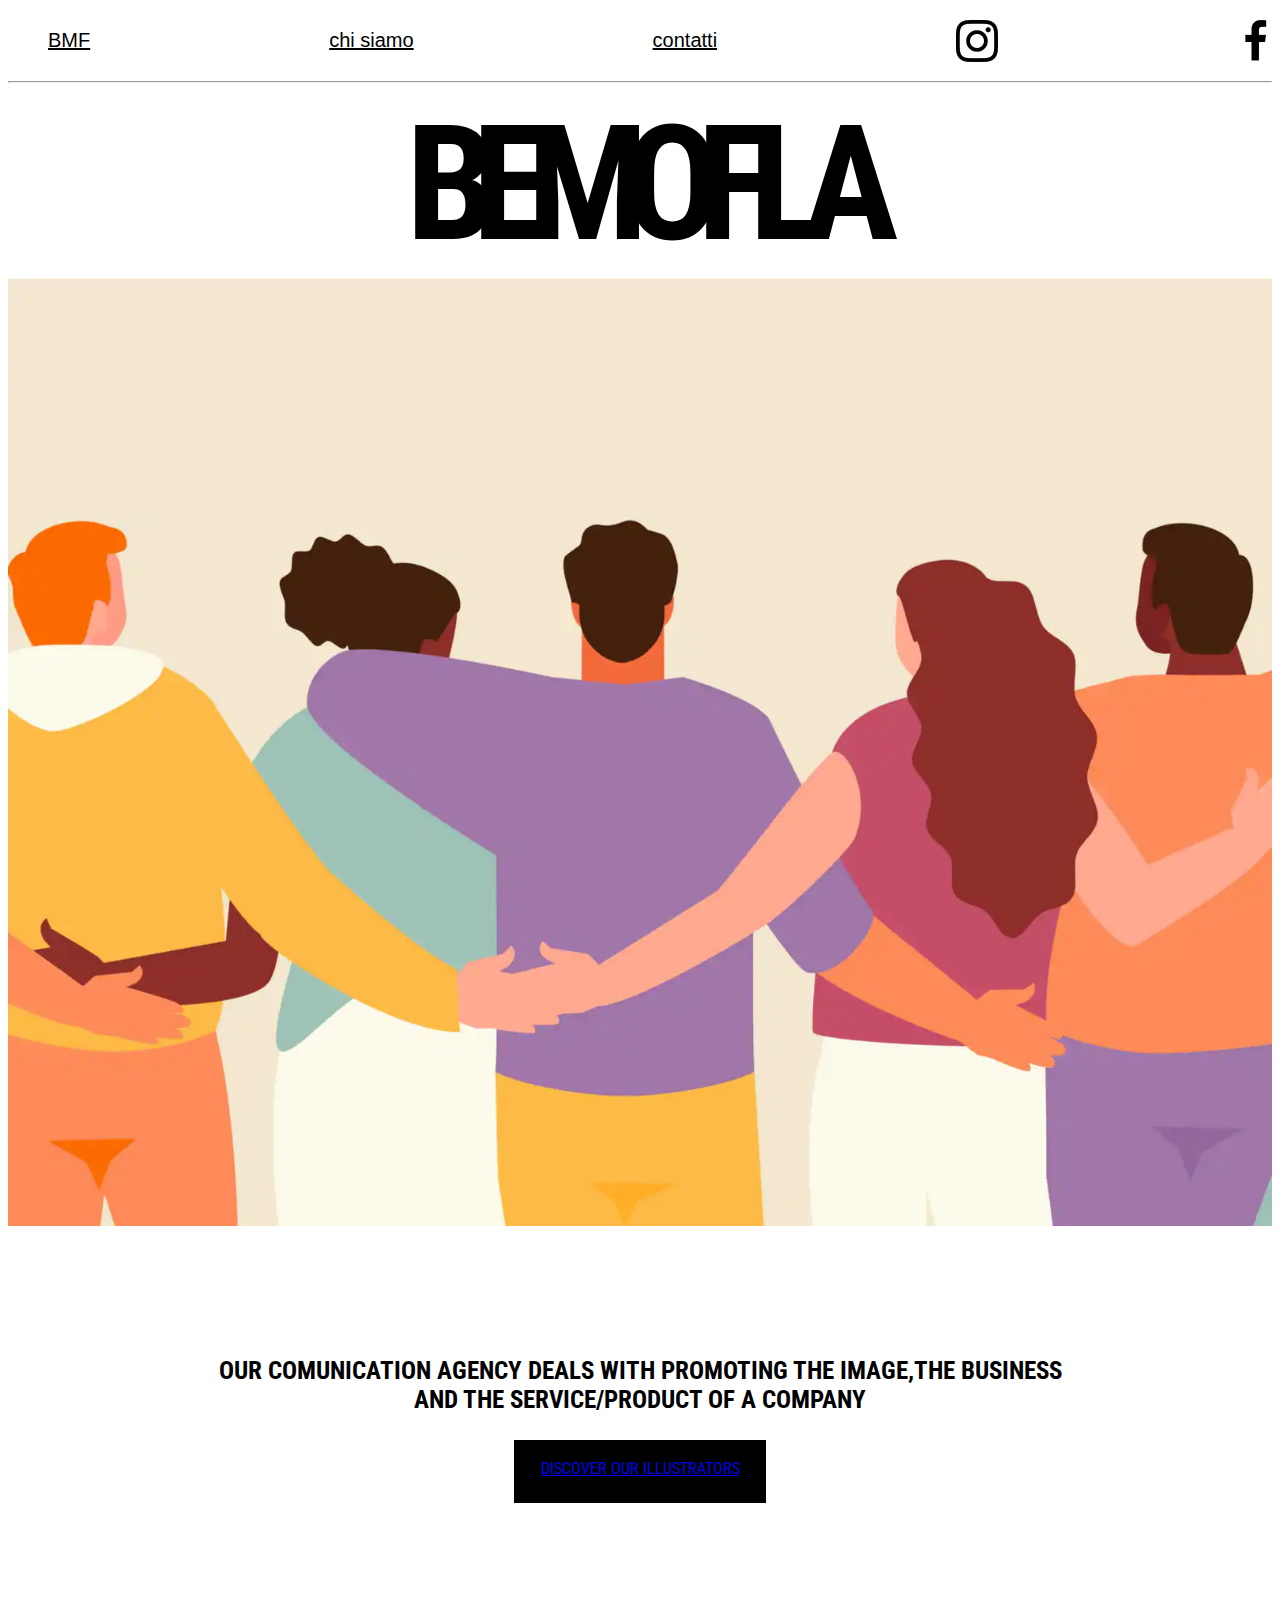
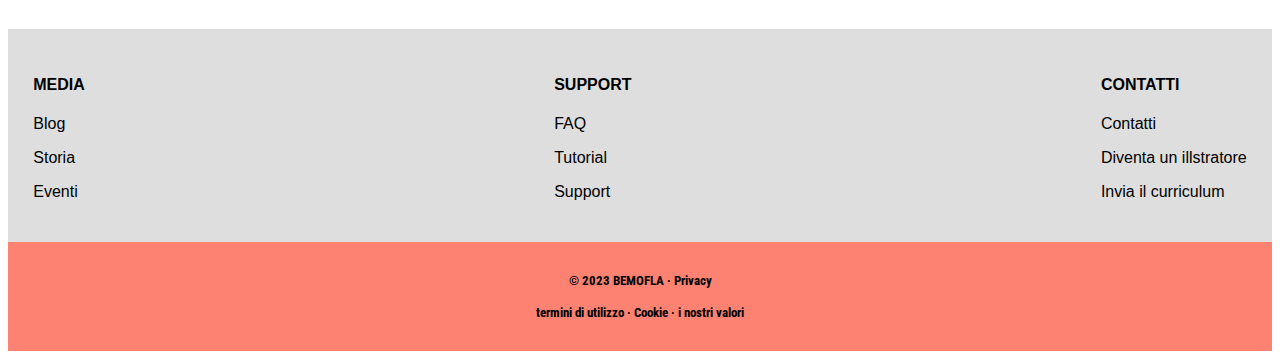
<file: index.html>
<!DOCTYPE html>
<html lang="it">
<head>
    <meta charset="UTF-8">
    <meta http-equiv="X-UA-Compatible" content="IE=edge">
    <meta name="viewport" content="width=device-width, initial-scale=1.0">
    <title>Document</title> 
    <link rel="stylesheet" href="style.css">

</head>
<body>
    <!--questa è la barra di navigazione-->
 <header> 
    <nav>
        <ul>
            <li><a href="index">BMF</a></li>
            <li><a href="aboutus">chi siamo</a></li>
            <li><a href="aboutus">contatti</a></li>
            <img src="immagini/image1.png" alt="" srcset="">
                    <img src="immagini/image2.png" alt="" srcset="">
            </ul>
    </nav>
    <hr>
 </header>
 
 <main>
 <section class="hero">
    <h1>BEMOFLA</h1>
    <link rel="preconnect" href="https://fonts.googleapis.com">
<link rel="preconnect" href="https://fonts.gstatic.com" crossorigin>
<link href="https://fonts.googleapis.com/css2?family=Roboto+Condensed:wght@700&display=swap" rel="stylesheet">
<img src="immagini/chisiamo.jpg" alt="" srcset="">
 </section>
 
 <section class="our">
    <h3>OUR COMUNICATION AGENCY DEALS WITH PROMOTING THE IMAGE,THE BUSINESS AND THE SERVICE/PRODUCT OF A COMPANY</h3>
 </section>
 
 <section class="br"> 
   <a href="camilohuinca"> 
    <br>DISCOVER OUR ILLUSTRATORS </br>
   </a></li>
    
   </section>

    <section class="info">
    
        <div>
            <h4>MEDIA</h4>
            <p> Blog </p>
            <p> Storia </p>
            <p> Eventi </p>
        </div>
        <div>
            <h4>SUPPORT</h4>
            <p> FAQ </p>
            <p> Tutorial </p>
            <p> Support </p>
        </div>    
        <div>
            <h4>CONTATTI</h4>
            <p> Contatti </p>
            <p> Diventa un illstratore </p>
            <p> Invia il curriculum </p>
        </div>
       
    </section>
</main>
 <footer>
    <h4>© 2023 BEMOFLA · Privacy</h4>
    <h4> termini di utilizzo · Cookie · i nostri valori </h4>
</footer>
    
</body>
</html>
</file>
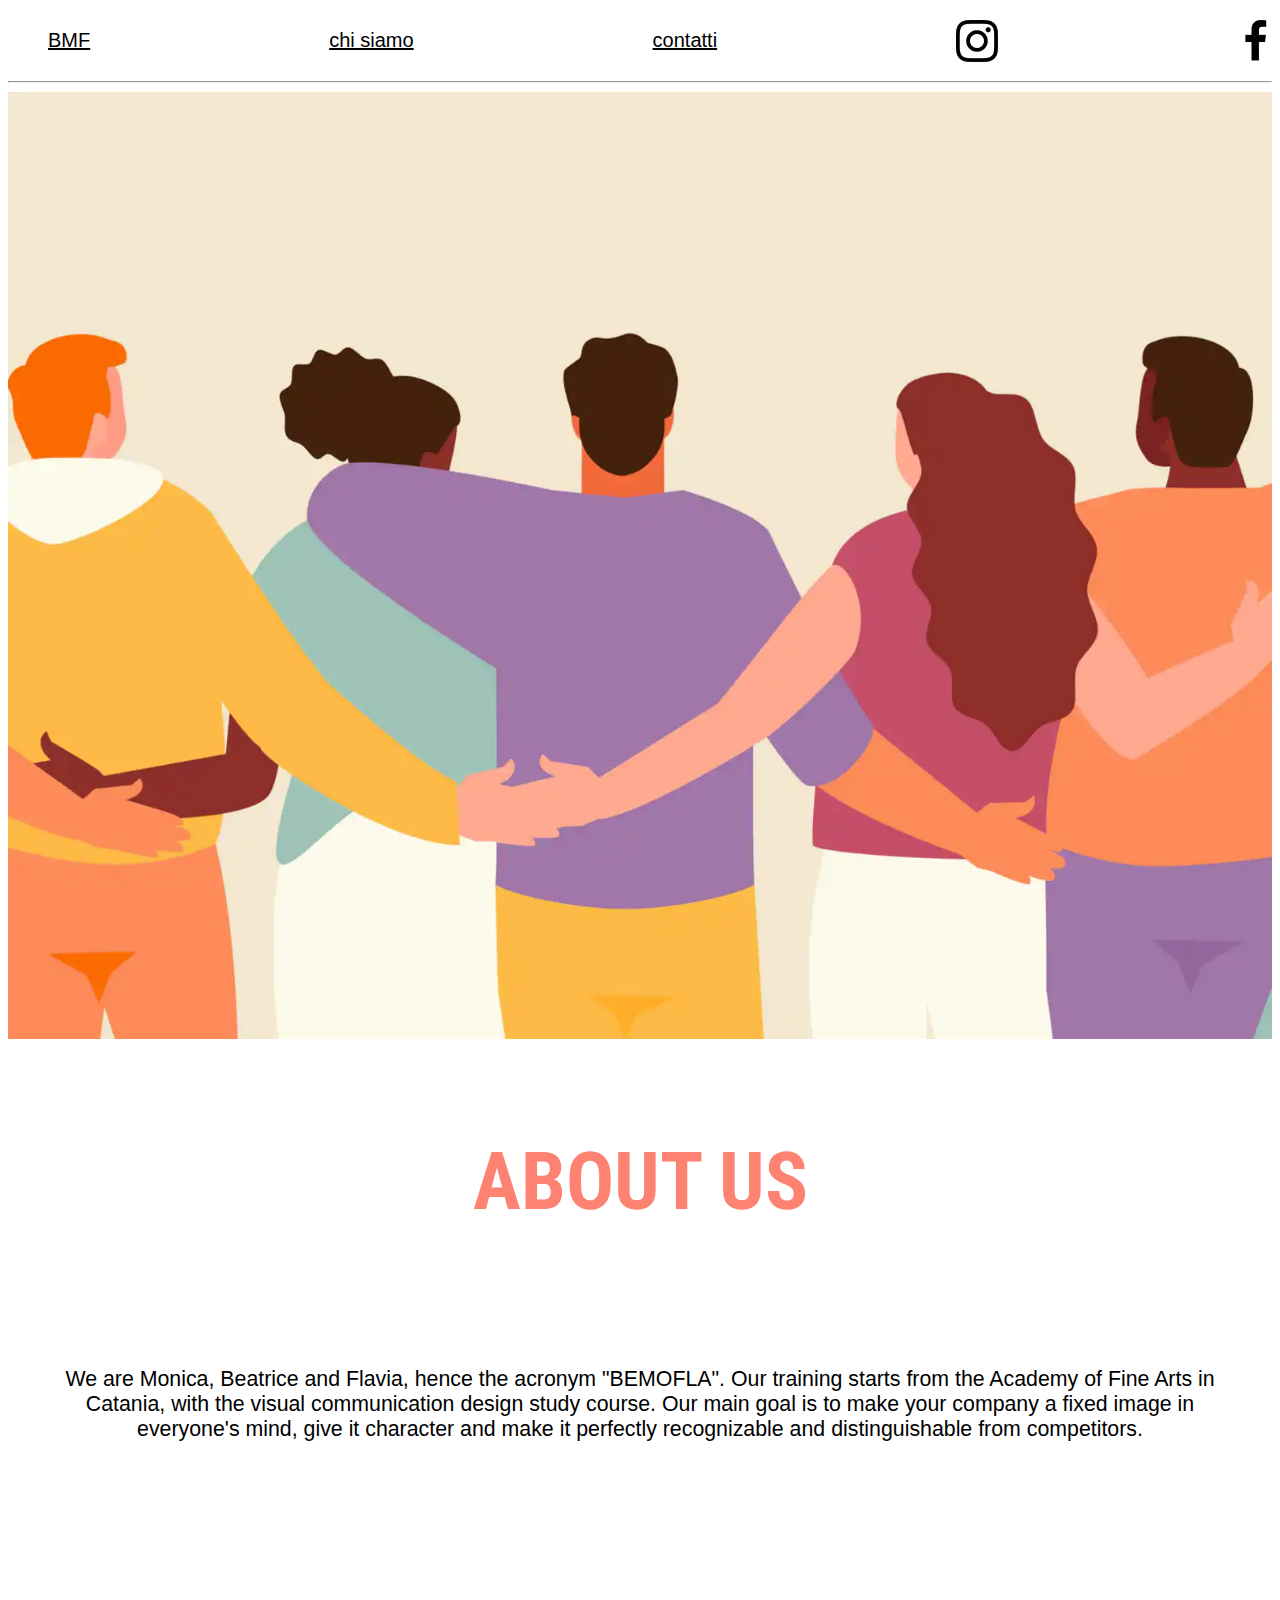
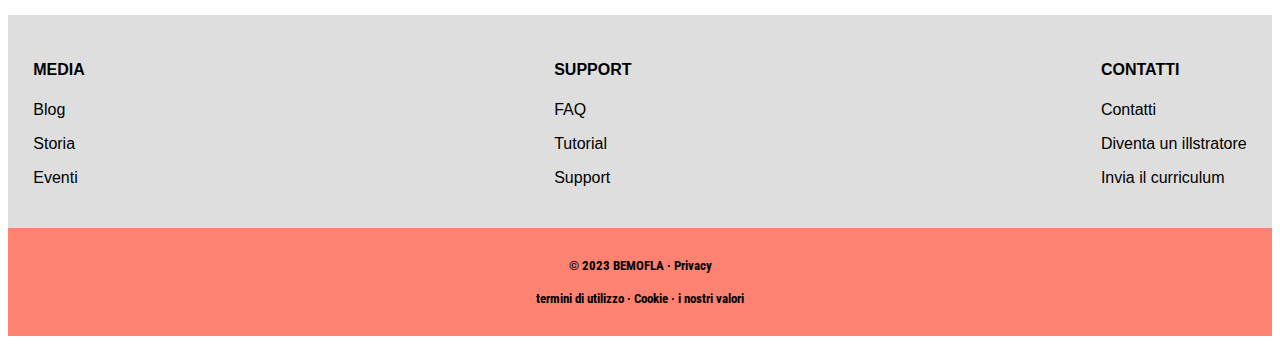
<file: aboutus.html>
<!DOCTYPE html>
<html lang="en">
    <link rel="preconnect" href="https://fonts.googleapis.com">
<link rel="preconnect" href="https://fonts.gstatic.com" crossorigin>
<link href="https://fonts.googleapis.com/css2?family=Roboto+Condensed:wght@700&display=swap" rel="stylesheet">
<head>
    <meta charset="UTF-8">
    <meta http-equiv="X-UA-Compatible" content="IE=edge">
    <meta name="viewport" content="width=device-width, initial-scale=1.0">
    <title>Document</title>
    <link rel="stylesheet" href="style.css">
</head>
<body>
    <header> 
        <nav>
            <ul>
                <li><a href="index">BMF</a></li>
                <li><a href="aboutus">chi siamo</a></li>
                <li><a href="aboutus">contatti</a></li>
                <img src="immagini/image1.png" alt="" srcset="">
                    <img src="immagini/image2.png" alt="" srcset="">
                </ul>
        </nav>
        <hr>
     </header>
     
    <main>
        <section class="hero">
        <img src="immagini/chisiamo.jpg" alt="" srcset="">
         </section>
    <section class="about">
        <h2>ABOUT US</h2>
    </section>
    <section class="weare">
    <p>We are Monica, Beatrice and Flavia, hence the acronym "BEMOFLA". Our training starts from the Academy of Fine Arts in Catania, with the visual communication design study course. Our main goal is to make your company a fixed image in everyone's mind, give it character and make it perfectly recognizable and distinguishable from competitors.</p>
    </section>


    
    <section class="info">
        <div>
            <h4>MEDIA</h4>
            <p> Blog </p>
            <p> Storia </p>
            <p> Eventi </p>
        </div>
        <div>
            <h4>SUPPORT</h4>
            <p> FAQ </p>
            <p> Tutorial </p>
            <p> Support </p>
        </div>
        <div>
            <h4>CONTATTI</h4>
            <p> Contatti </p>
            <p> Diventa un illstratore </p>
            <p> Invia il curriculum </p>
        </div>
        
    </section>
</main>
<footer>
    <h4>© 2023 BEMOFLA · Privacy</h4>
    <h4> termini di utilizzo · Cookie · i nostri valori </h4>
</footer>
</body>
</html>
</file>
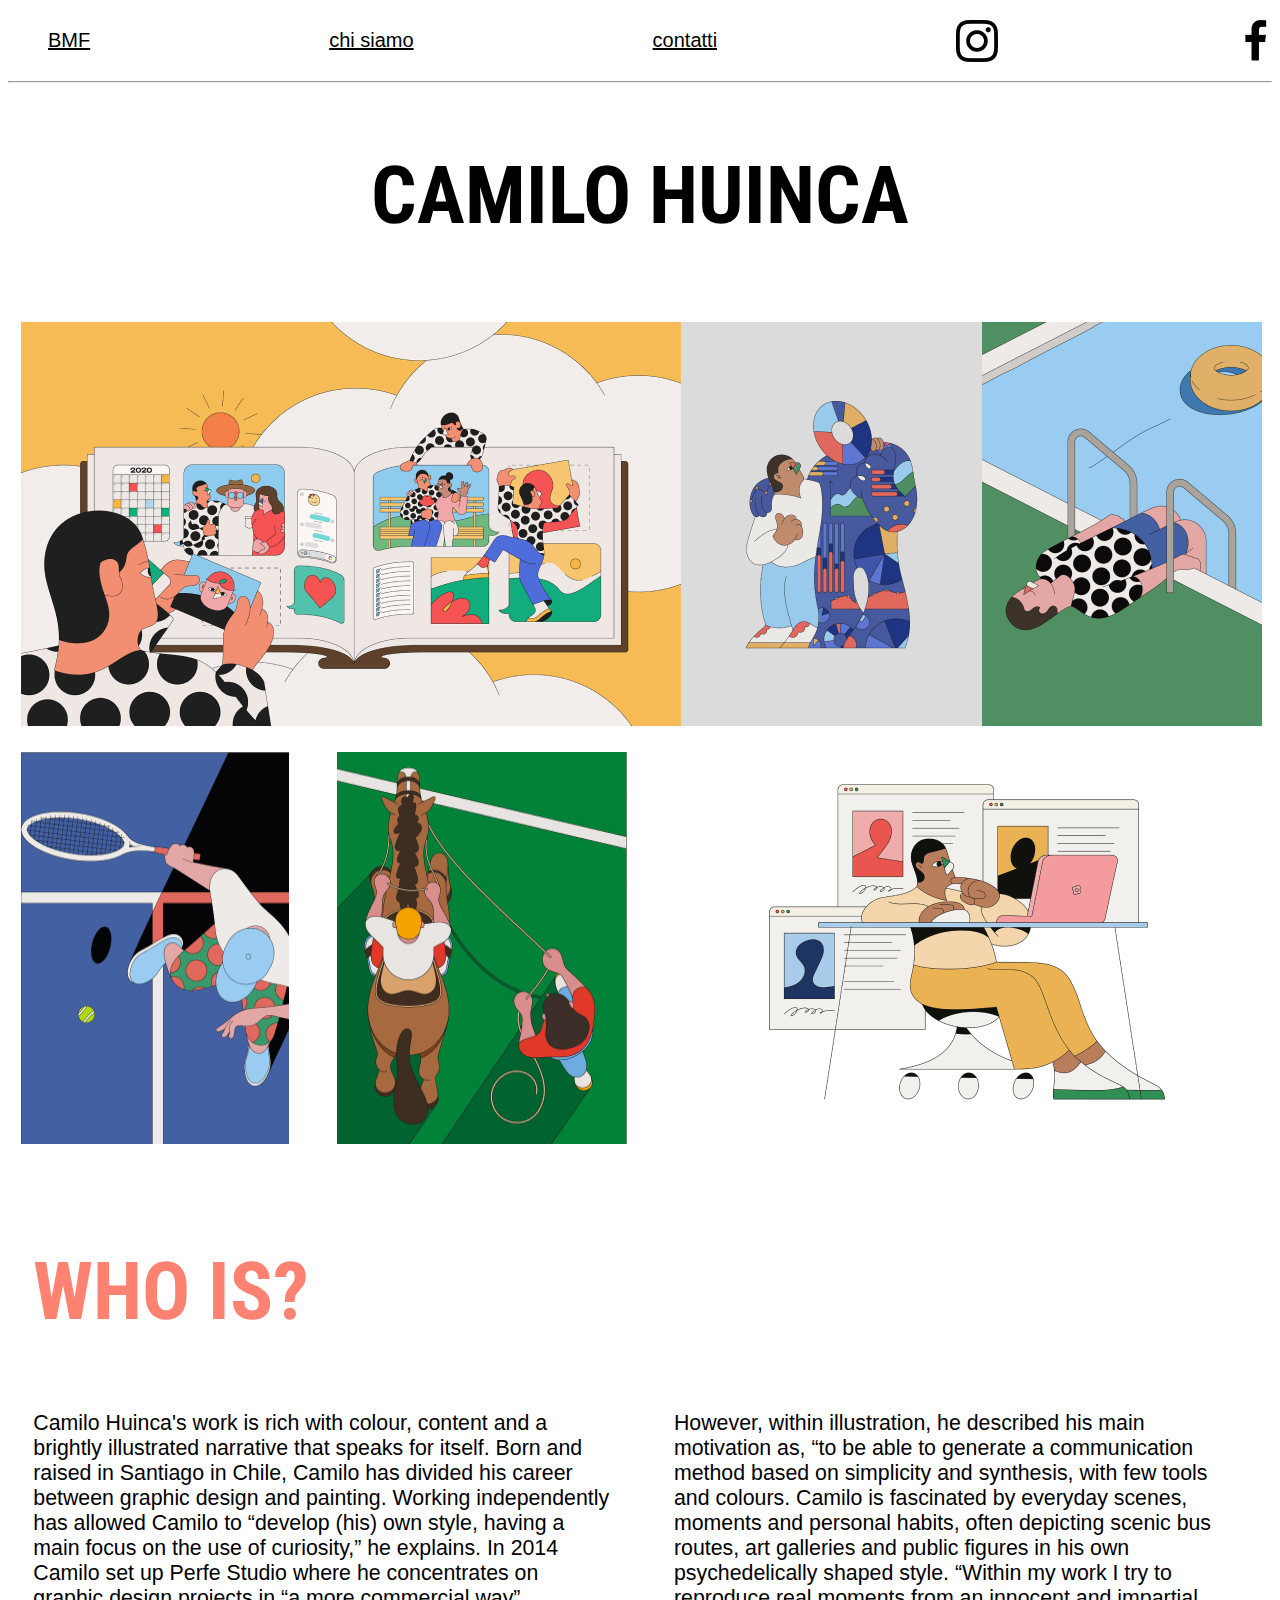
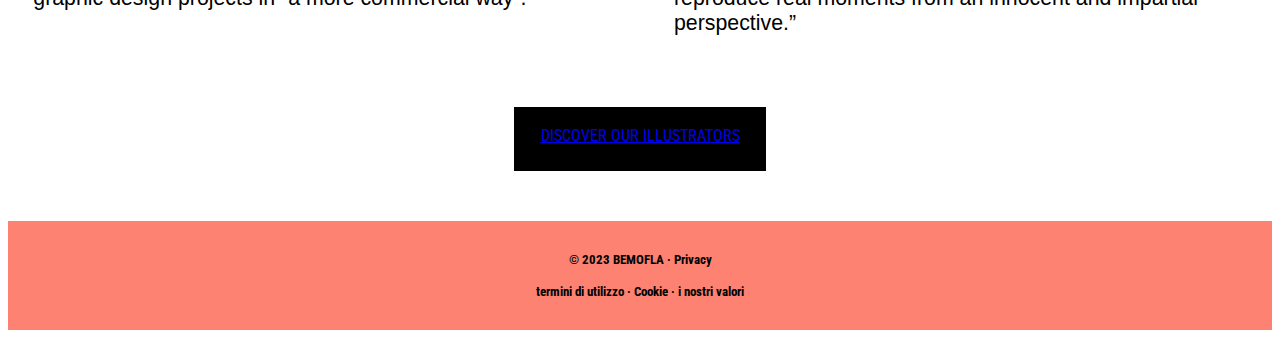
<file: camilohuinca.html>
<!DOCTYPE html>
<html lang="en">
    <link rel="preconnect" href="https://fonts.googleapis.com">
<link rel="preconnect" href="https://fonts.gstatic.com" crossorigin>
<link href="https://fonts.googleapis.com/css2?family=Roboto+Condensed:wght@700&display=swap" rel="stylesheet">
<head>
    <meta charset="UTF-8">
    <meta http-equiv="X-UA-Compatible" content="IE=edge">
    <meta name="viewport" content="width=device-width, initial-scale=1.0">
    <title>Document</title>
    <link rel="stylesheet" href="style.css">
</head>
<body>
    <header> 
        <nav>
            <ul>
                <li><a href="index">BMF</a></li>
                <li><a href="aboutus">chi siamo</a></li>
                <li><a href="aboutus">contatti</a></li>
                <img src="immagini/image1.png" alt="" srcset="">
                    <img src="immagini/image2.png" alt="" srcset="">
                </ul>
        </nav>
        <hr>
    </header>
    <main>
        <h2> CAMILO HUINCA</h2>
        <section class="illustrazioni">
            <div>
                <img src="immagini/pag1img1.jpg" alt="" srcset="">
                <img src="immagini/pag1img2.jpg" alt="" srcset="">
                <img src="immagini/pag1img3.jpg" alt="" srcset="">  
            </div>
           <div>
            <img src="immagini/pag1img4.jpg" alt=""srcset="">
            <img src="immagini/pag1img5.jpg" alt="" srcset="">
            <img src="immagini/pag1img6.jpg" alt="" srcset="">
        </div>
        </section>

        <section class="who">
            <h2>WHO IS?</h2>
        </section>

       
       
        <section class="bio">
            <p>Camilo Huinca's work is rich with colour, content and a brightly illustrated narrative that speaks for itself. Born and raised in Santiago in Chile, Camilo has divided his career between graphic design and painting. Working independently has allowed Camilo to “develop (his) own style, having a main focus on the use of curiosity,” he explains. In 2014 Camilo set up Perfe Studio where he concentrates on graphic design projects in “a more commercial way”.</p>
            <p>However, within illustration, he described his main motivation as, “to be able to generate a communication method based on simplicity and synthesis, with few tools and colours. Camilo is fascinated by everyday scenes, moments and personal habits, often depicting scenic bus routes, art galleries and public figures in his own psychedelically shaped style. “Within my work I try to reproduce real moments from an innocent and impartial perspective.”</p>
        </section> 
     </header>
     <section class="br"> 
        <a href="linnfritz"> 
         <br>DISCOVER OUR ILLUSTRATORS </br>
        </a></li>
    </main>

   

<footer>
    <h4>© 2023 BEMOFLA · Privacy</h4>
    <h4> termini di utilizzo · Cookie · i nostri valori </h4>
</footer>
</body> 
</html>
</file>
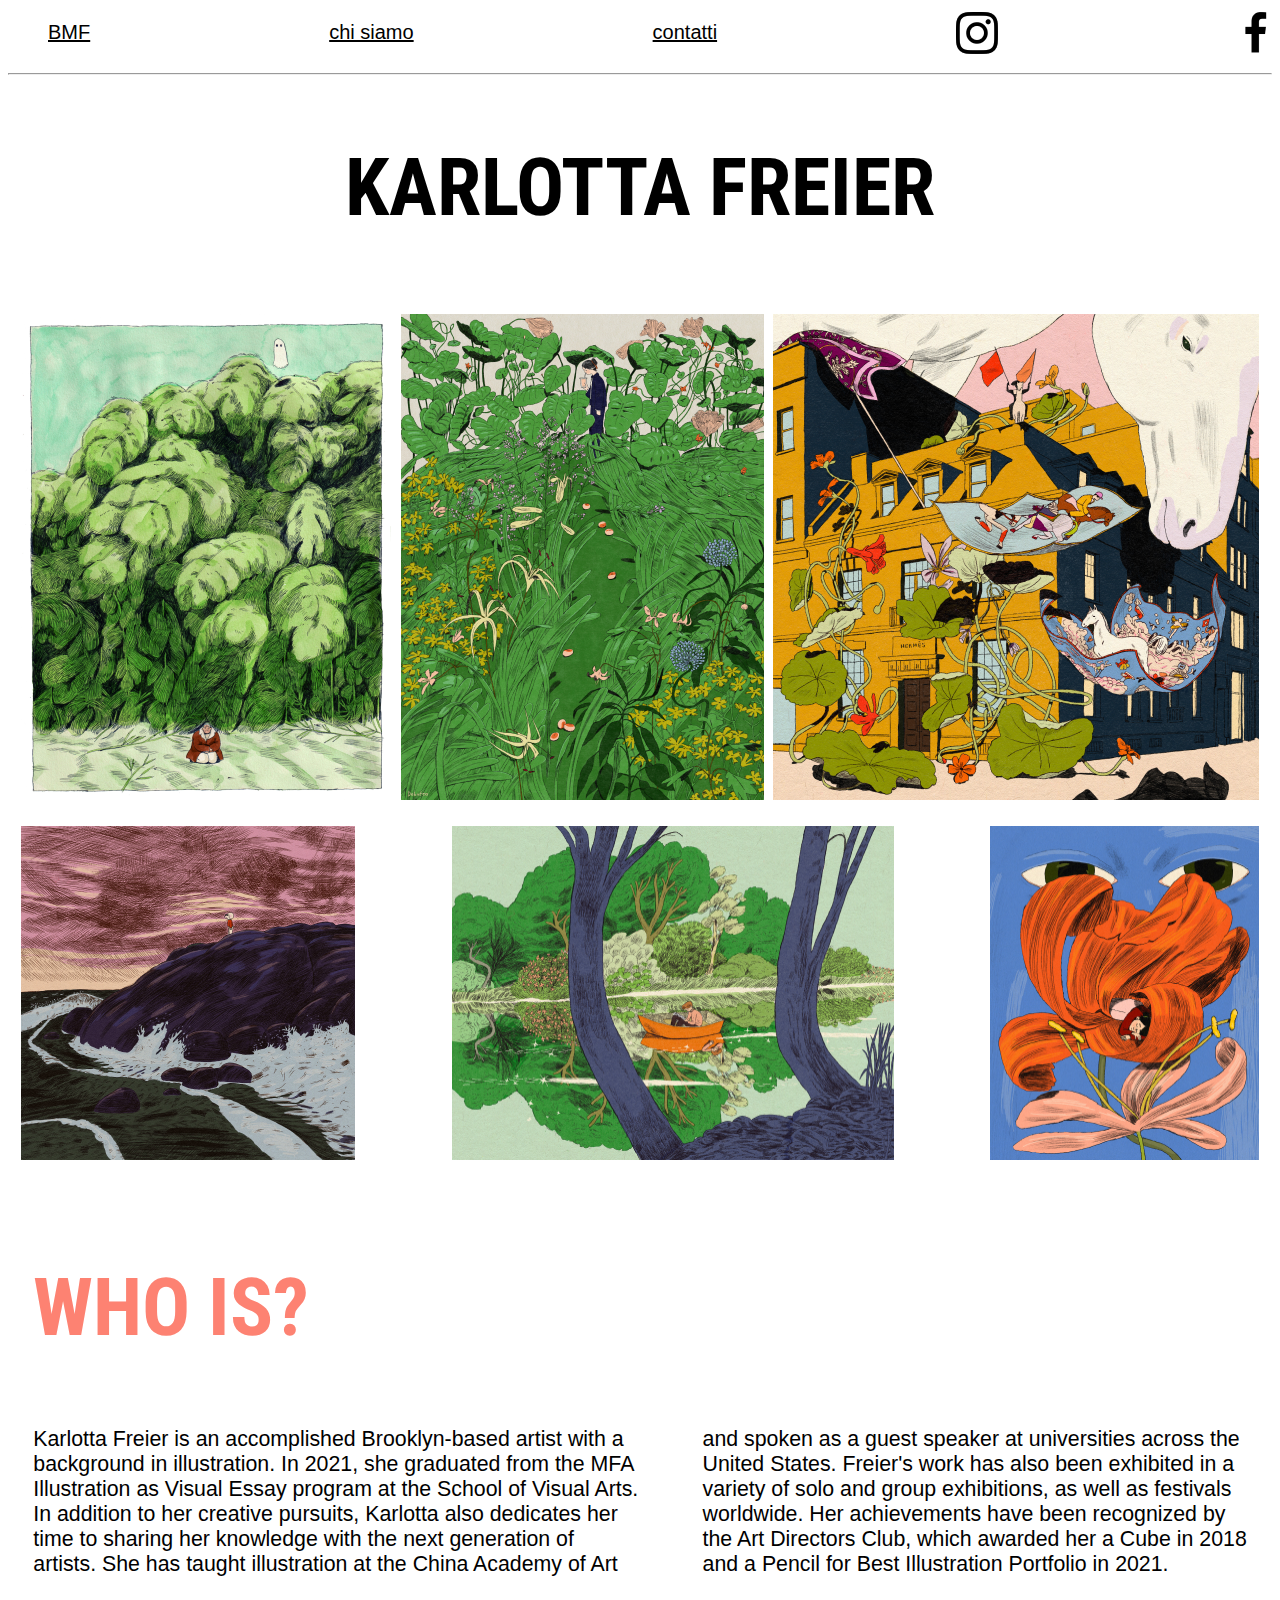
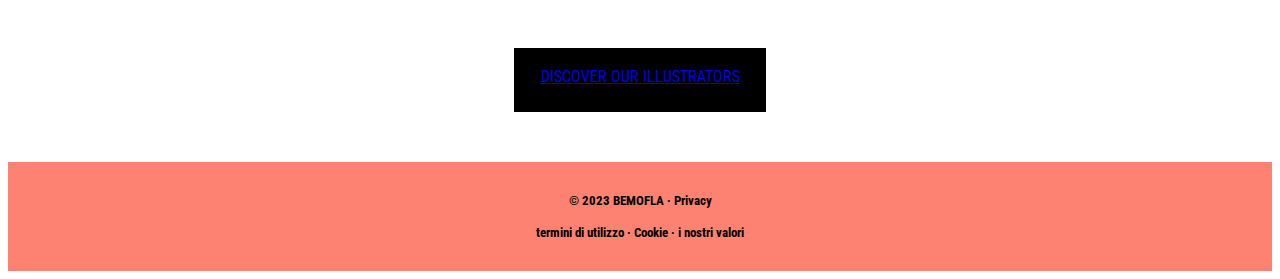
<file: karlottafreier.html>
<html lang="en">
    <link rel="preconnect" href="https://fonts.googleapis.com">
<link rel="preconnect" href="https://fonts.gstatic.com" crossorigin>
<link href="https://fonts.googleapis.com/css2?family=Roboto+Condensed:wght@700&display=swap" rel="stylesheet">
<head>
    <meta charset="UTF-8">
    <meta http-equiv="X-UA-Compatible" content="IE=edge">
    <meta name="viewport" content="width=device-width, initial-scale=1.0">
    <title>Document</title>
    <link rel="stylesheet" href="style.css">
</head>
<body>
    <header> 
        <nav>
            <ul>
                <li><a href="index">BMF</a></li>
                <li><a href="aboutus">chi siamo</a></li>
                <li><a href="aboutus">contatti</a></li>
                <img src="immagini/image1.png" alt="" srcset="">
                    <img src="immagini/image2.png" alt="" srcset="">
                </ul>
        </nav>
        <hr>
    </header>
    <main>
        <h2>KARLOTTA FREIER</h2>
        <section class="illustrazioni">
            <div>
                <img src="immagini/pag5img1.png" alt="" srcset="">
                <img src="immagini/pag5img2.png" alt="" srcset="">
                <img src="immagini/pag5img3.png" alt="" srcset=""> 
            </div>
           <div>
            <img src="immagini/pag5img4.png" alt="" srcset="">
            <img src="immagini/pag5img5.png" alt="" srcset="">
            <img src="immagini/pag5img6.png" alt="" srcset="">
            
        </div>
        </section>

        <section class="who">
            <h2>WHO IS?</h2>
        </section>

       
       
        <section class="bio">
            <p>Karlotta Freier is an accomplished Brooklyn-based artist with a background in illustration. In 2021, she graduated from the MFA Illustration as Visual Essay program at the School of Visual Arts. In addition to her creative pursuits, Karlotta also dedicates her time to sharing her knowledge with the next generation of artists. She has taught illustration at the China Academy of Art</p>
            <p> and spoken as a guest speaker at universities across the United States. Freier's work has also been exhibited in a variety of solo and group exhibitions, as well as festivals worldwide. Her achievements have been recognized by the Art Directors Club, which awarded her a Cube in 2018 and a Pencil for Best Illustration Portfolio in 2021.
            </p>
        </section> 
     </header>
     <section class="br"> 
        <a href="timlahans"> 
         <br>DISCOVER OUR ILLUSTRATORS </br>
        </a></li>
    </main>

   

<footer>
    <h4>© 2023 BEMOFLA · Privacy</h4>
    <h4> termini di utilizzo · Cookie · i nostri valori </h4>
</footer>
</body> 
</html>
</file>
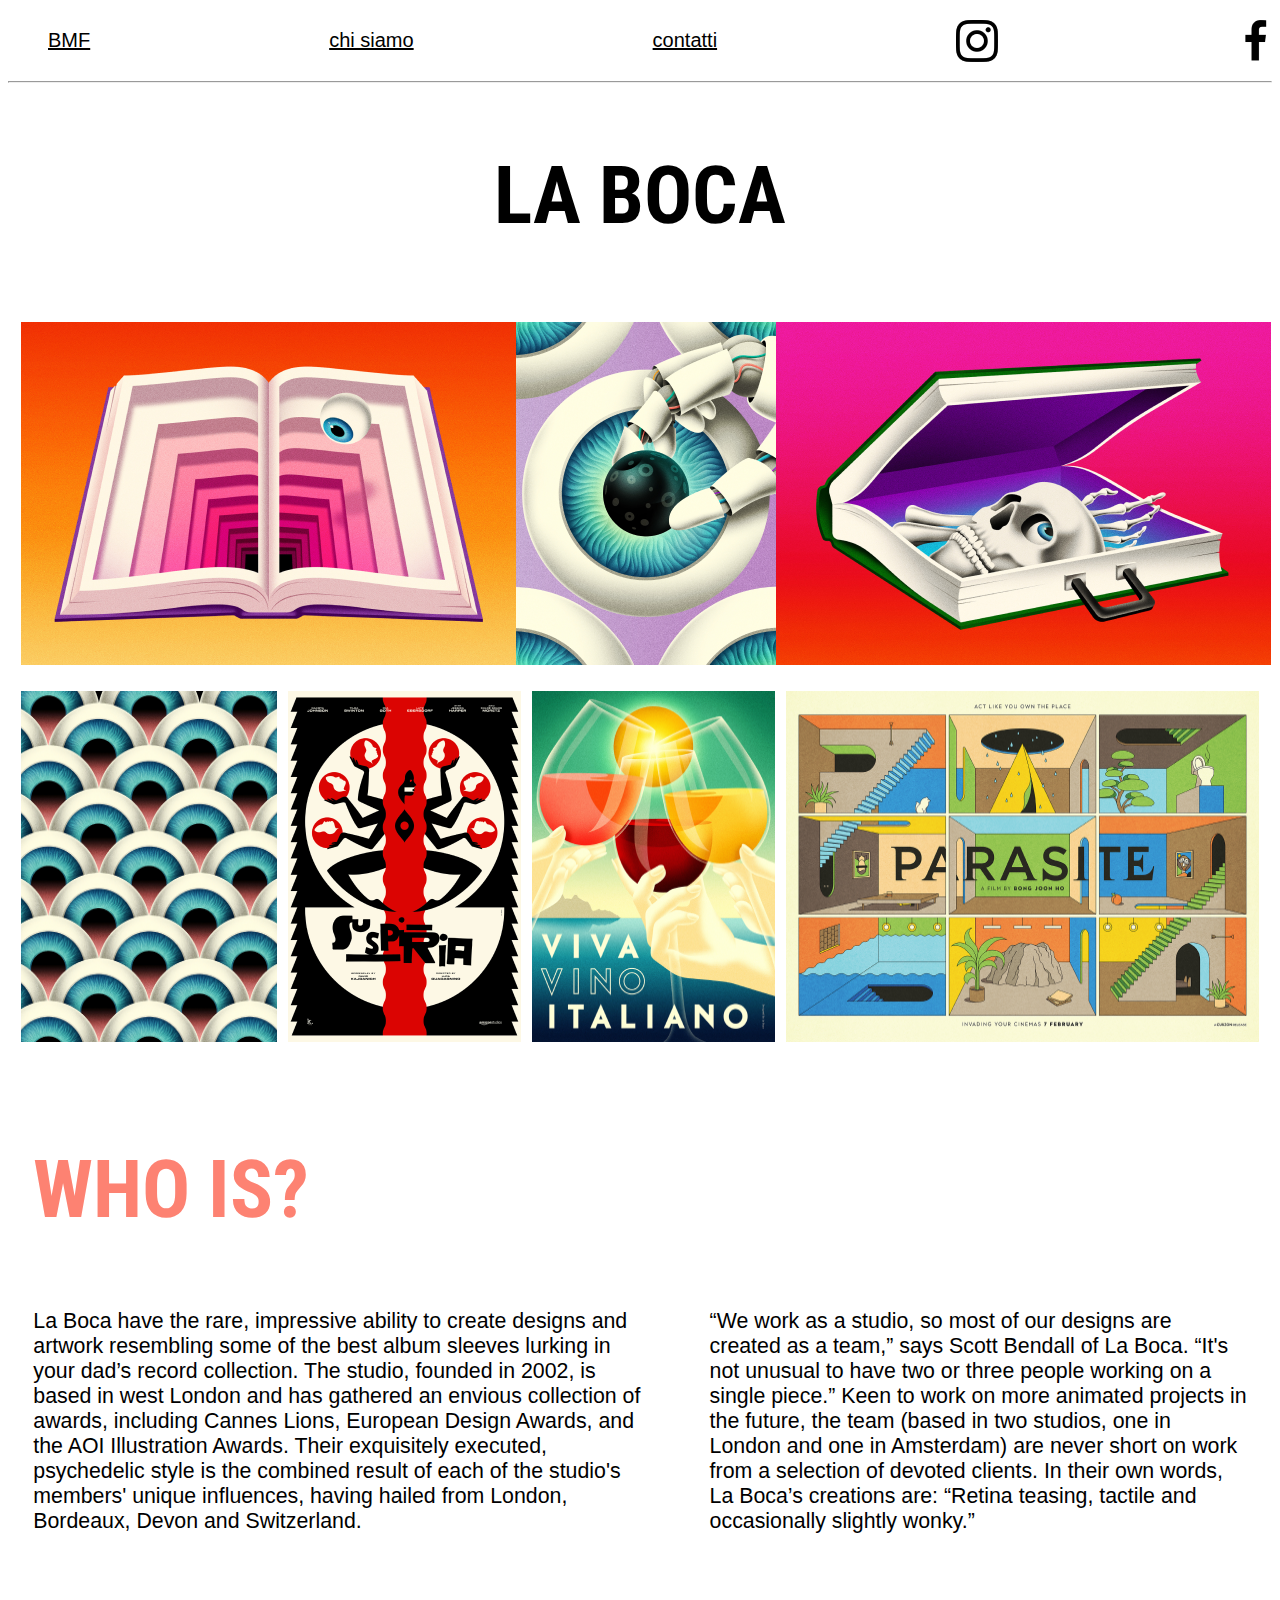
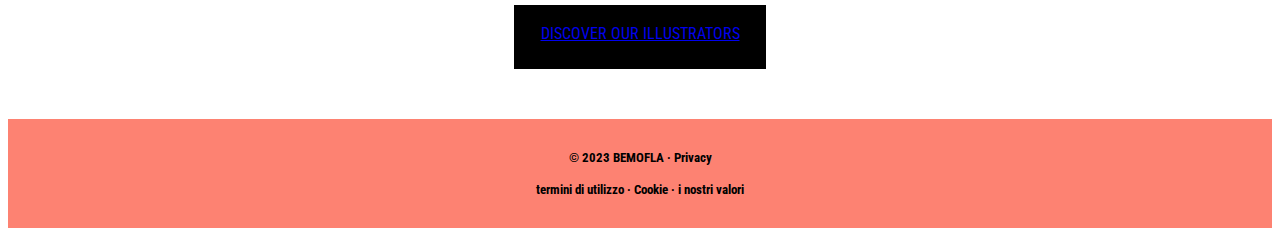
<file: laboca.html>
<!DOCTYPE html>
<html lang="en">
    <link rel="preconnect" href="https://fonts.googleapis.com">
<link rel="preconnect" href="https://fonts.gstatic.com" crossorigin>
<link href="https://fonts.googleapis.com/css2?family=Roboto+Condensed:wght@700&display=swap" rel="stylesheet">
<head>
    <meta charset="UTF-8">
    <meta http-equiv="X-UA-Compatible" content="IE=edge">
    <meta name="viewport" content="width=device-width, initial-scale=1.0">
    <title>Document</title>
    <link rel="stylesheet" href="style.css">
</head>
<body>
    <header> 
        <nav>
            <ul>
                <li><a href="index">BMF</a></li>
                <li><a href="aboutus">chi siamo</a></li>
                <li><a href="aboutus">contatti</a></li>
                <img src="immagini/image1.png" alt="" srcset="">
                <img src="immagini/image2.png" alt="" srcset="">
                </ul>
        </nav>
        <hr>
    </header>
    <main>
        <h2> LA BOCA</h2>
        <section class="illustrazioni">
            <div>
                <img src="immagini/pag3img1.png" alt="" srcset="">
                <img src="immagini/pag3img2.png" alt="" srcset="">
                <img src="immagini/pag3img3.png" alt="" srcset="">  
            </div>
           <div>
            <img src="immagini/pag3img4.png" alt=""srcset="">
            <img src="immagini/pag3img5.png" alt="" srcset="">
            <img src="immagini/pag3img6.png" alt="" srcset="">
            <img src="immagini/pag3img7.png" alt="" srcset="">
        </div>
        </section>

        <section class="who">
            <h2>WHO IS?</h2>
        </section>

       
       
        <section class="bio">
            <p>La Boca have the rare, impressive ability to create designs and artwork resembling some of the best album sleeves lurking in your dad’s record collection. The studio, founded in 2002, is based in west London and has gathered an envious collection of awards, including Cannes Lions, European Design Awards, and the AOI Illustration Awards. Their exquisitely executed, psychedelic style is the combined result of each of the studio's members' unique influences, having hailed from London, Bordeaux, Devon and Switzerland.</p>
            <p>“We work as a studio, so most of our designs are created as a team,” says Scott Bendall of La Boca. “It's not unusual to have two or three people working on a single piece.” Keen to work on more animated projects in the future, the team (based in two studios, one in London and one in Amsterdam) are never short on work from a selection of devoted clients. In their own words, La Boca’s creations are: “Retina teasing, tactile and occasionally slightly wonky.”</p>
        </section> 
     </header>
     <section class="br"> 
        <a href="xoanaherrera"> 
         <br>DISCOVER OUR ILLUSTRATORS </br>
        </a></li>
    </main>

   

<footer>
    <h4>© 2023 BEMOFLA · Privacy</h4>
    <h4> termini di utilizzo · Cookie · i nostri valori </h4>
</footer>
</body> 
</html>
</file>
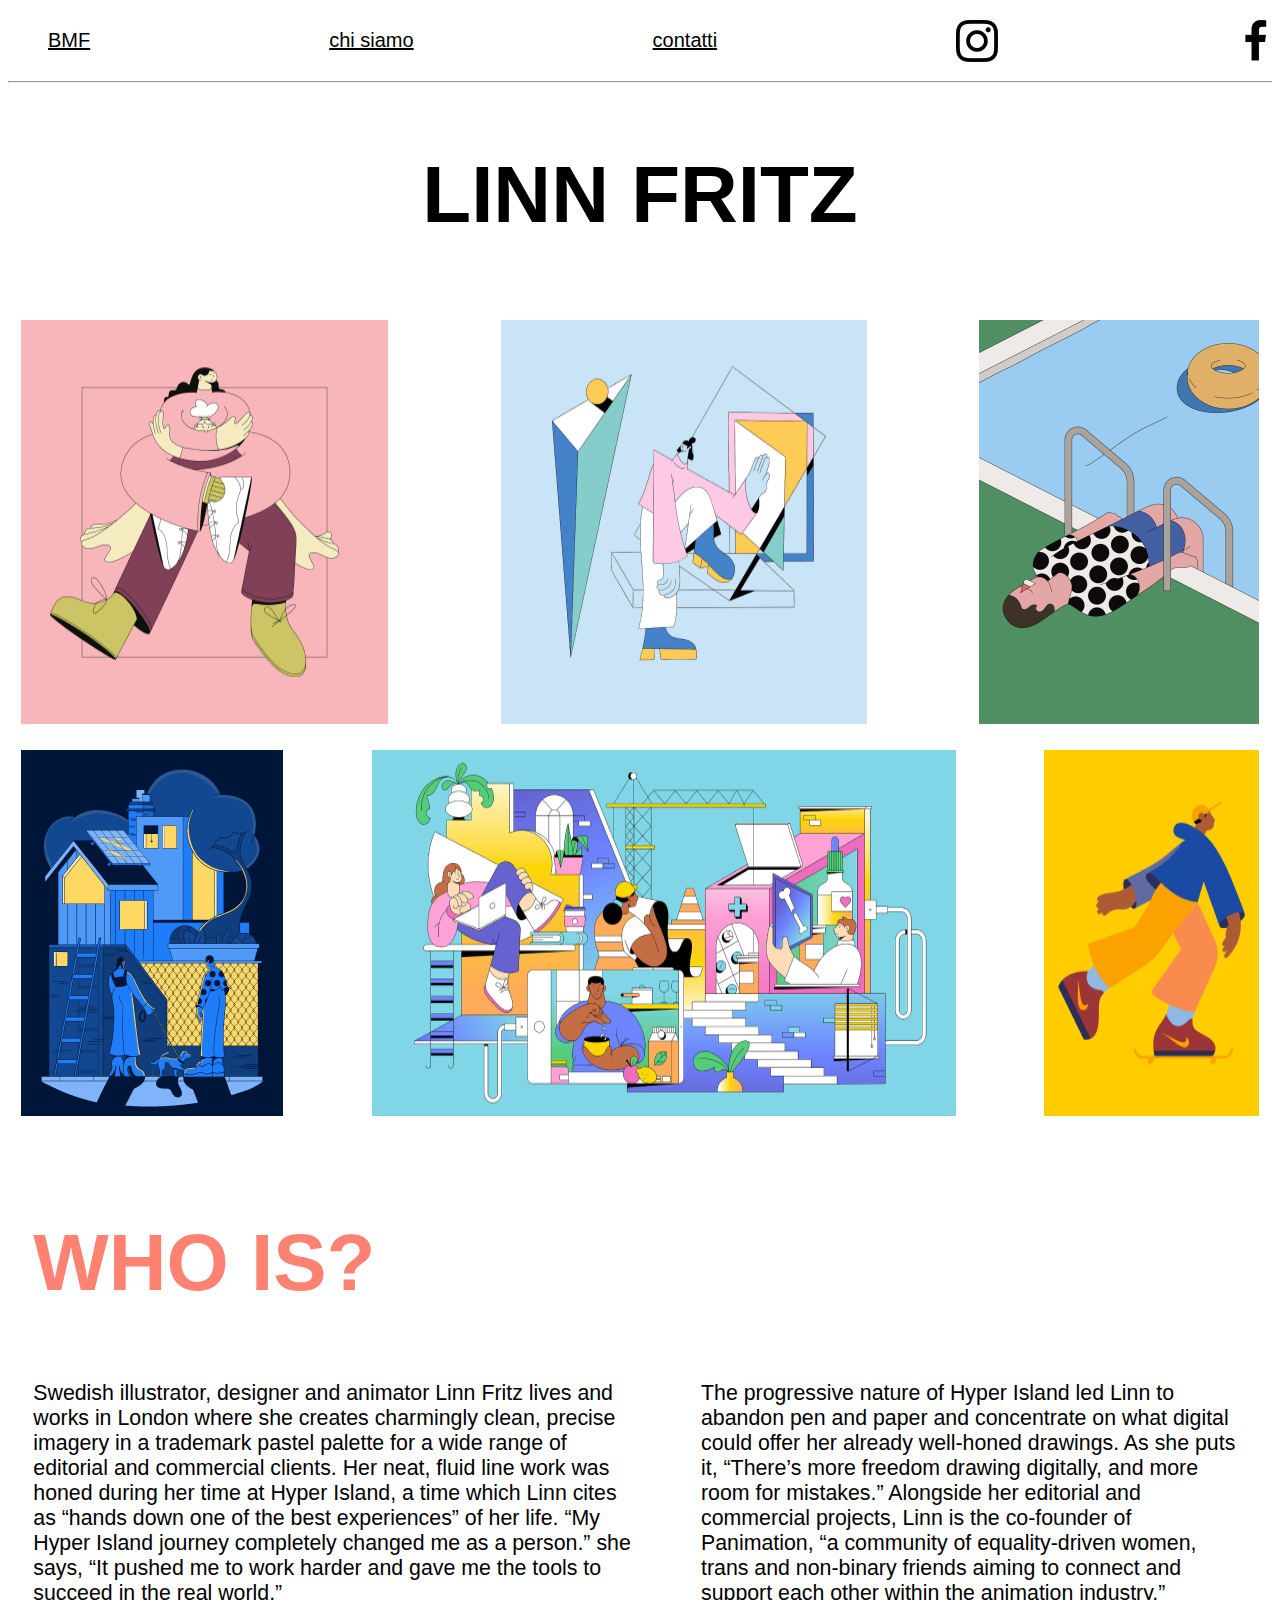
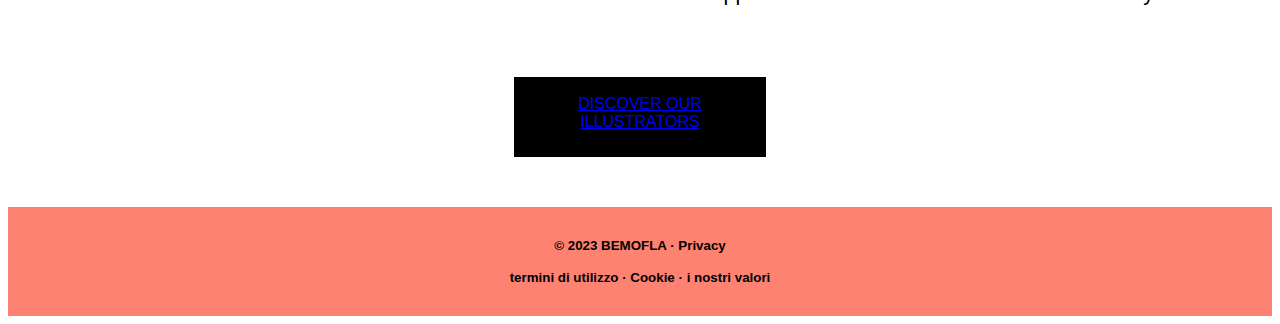
<file: linnfritz.html>
<!DOCTYPE html>
<html lang="en">
<head>
    <meta charset="UTF-8">
    <meta http-equiv="X-UA-Compatible" content="IE=edge">
    <meta name="viewport" content="width=device-width, initial-scale=1.0">
    <title>Document</title>
    <head>
        <meta charset="UTF-8">
        <meta http-equiv="X-UA-Compatible" content="IE=edge">
        <meta name="viewport" content="width=device-width, initial-scale=1.0">
        <title>Document</title>
        <link rel="stylesheet" href="style.css">
    </head>
    <body>
        <header> 
            <nav>
                <ul>
                    <li><a href="index">BMF</a></li>
                    <li><a href="aboutus">chi siamo</a></li>
                    <li><a href="aboutus">contatti</a></li>
                    <img src="immagini/image1.png" alt="" srcset="">
                    <img src="immagini/image2.png" alt="" srcset="">
                    </ul>
            </nav>
            <hr>
        </header>
        <main>
            <h2> LINN FRITZ</h2>
            <section class="illustrazioni">
                <div>
                    <img src="immagini/pag2img1.png" alt="" srcset="">
                    <img src="immagini/pag2img2.jpg.png" alt="" srcset="">
                    <img src="immagini/pag1img3.jpg" alt="" srcset="">  
                </div>
               <div>
                <img src="immagini/pag2img4.png" alt=""srcset="">
                <img src="immagini/pag2img5.png" alt="" srcset="">
                <img src="immagini/pag2img6.png" alt="" srcset="">
            </div>
            </section>
    
            <section class="who">
                <h2>WHO IS?</h2>
            </section>
    
           
           
            <section class="bio">
                <p>Swedish illustrator, designer and animator Linn Fritz lives and works in London where she creates charmingly clean, precise imagery in a trademark pastel palette for a wide range of editorial and commercial clients. Her neat, fluid line work was honed during her time at Hyper Island, a time which Linn cites as “hands down one of the best experiences” of her life. “My Hyper Island journey completely changed me as a person.” she says, “It pushed me to work harder and gave me the tools to succeed in the real world.”</p>
                <p>The progressive nature of Hyper Island led Linn to abandon pen and paper and concentrate on what digital could offer her already well-honed drawings. As she puts it, “There’s more freedom drawing digitally, and more room for mistakes.” Alongside her editorial and commercial projects, Linn is the co-founder of Panimation, “a community of equality-driven women, trans and non-binary friends aiming to connect and support each other within the animation industry.”</p>
            </section> 
         </header>
         <section class="br"> 
            <a href="laboca"> 
             <br>DISCOVER OUR ILLUSTRATORS </br>
            </a></li>
        </main>
    
       
    
    <footer>
        <h4>© 2023 BEMOFLA · Privacy</h4>
        <h4> termini di utilizzo · Cookie · i nostri valori </h4>
    </footer>
    </body> 
    </html>
</file>
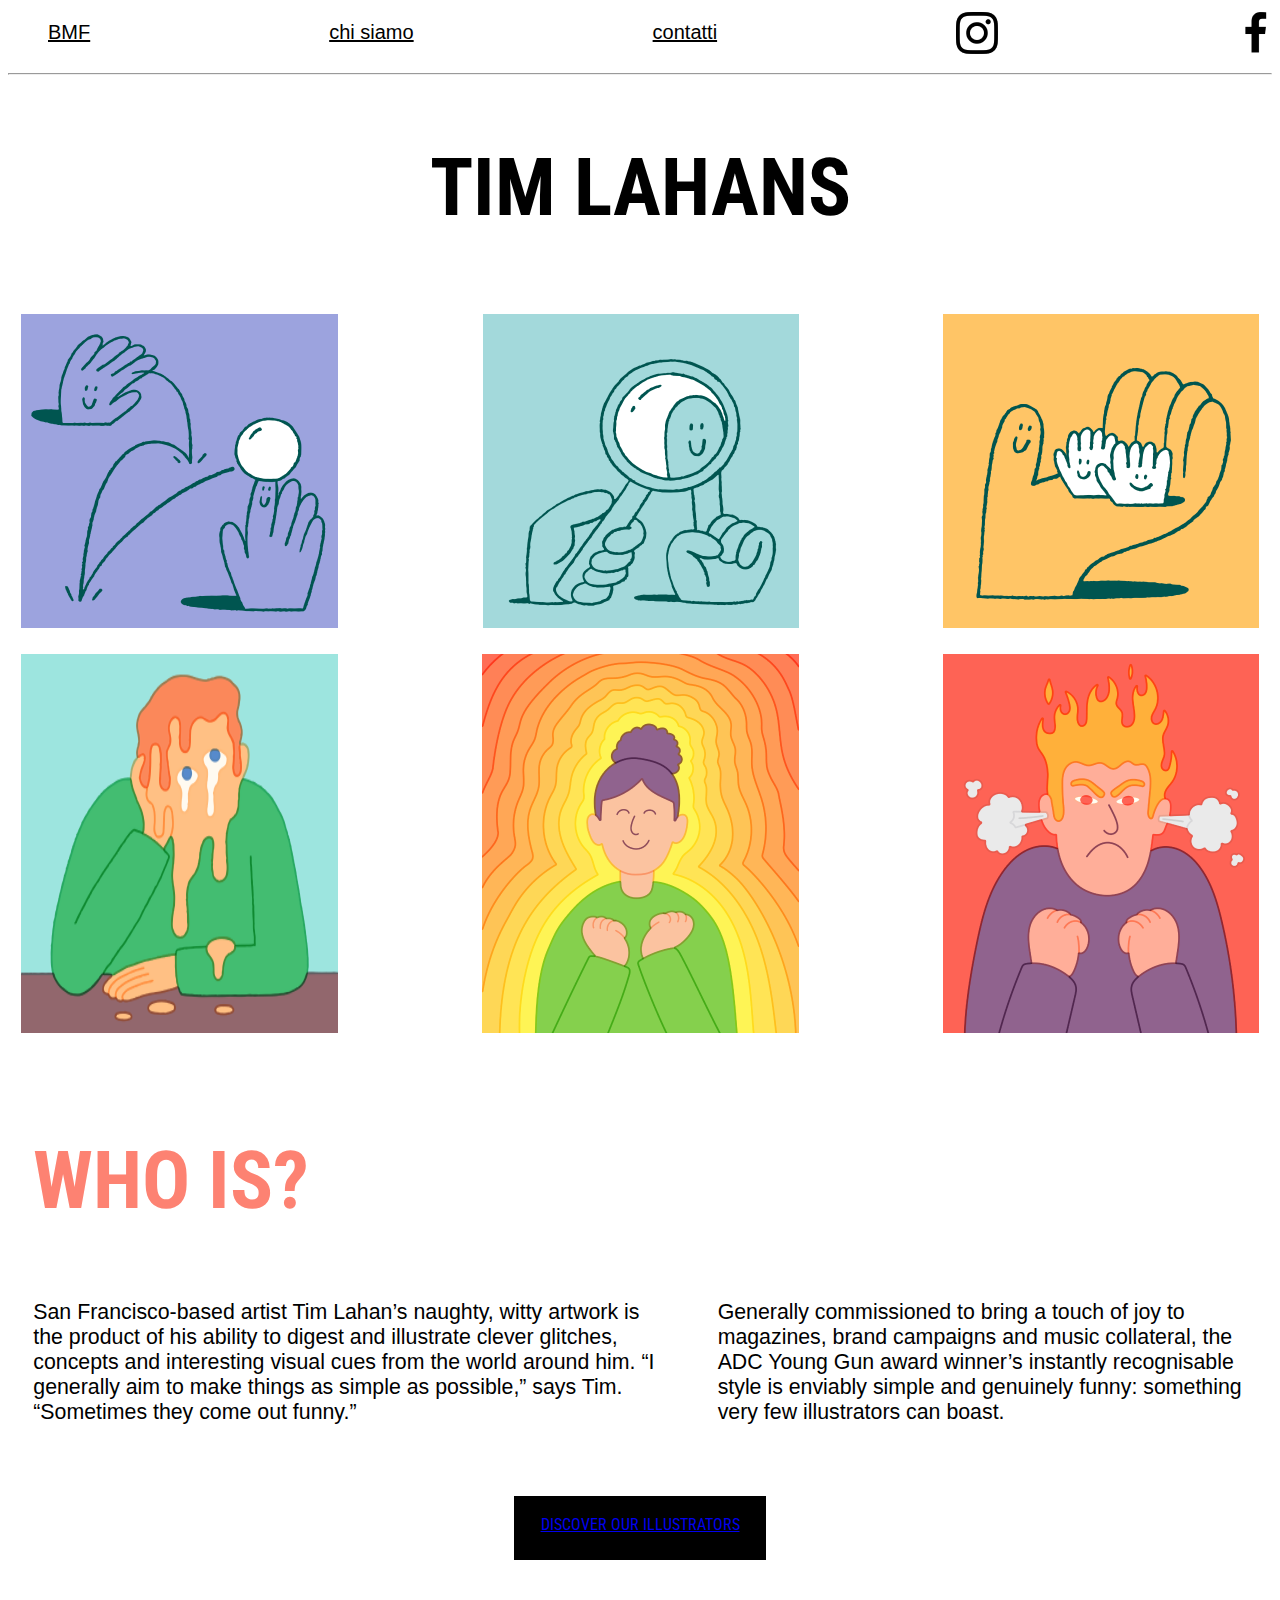
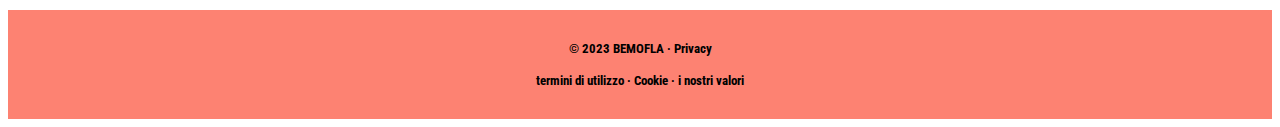
<file: timlahans.html>
<html lang="en">
    <link rel="preconnect" href="https://fonts.googleapis.com">
<link rel="preconnect" href="https://fonts.gstatic.com" crossorigin>
<link href="https://fonts.googleapis.com/css2?family=Roboto+Condensed:wght@700&display=swap" rel="stylesheet">
<head>
    <meta charset="UTF-8">
    <meta http-equiv="X-UA-Compatible" content="IE=edge">
    <meta name="viewport" content="width=device-width, initial-scale=1.0">
    <title>Document</title>
    <link rel="stylesheet" href="style.css">
</head>
<body>
    <header> 
        <nav>
            <ul>
                <li><a href="index">BMF</a></li>
                <li><a href="aboutus">chi siamo</a></li>
                <li><a href="aboutus">contatti</a></li>
                <img src="immagini/image1.png" alt="" srcset="">
                    <img src="immagini/image2.png" alt="" srcset="">
                </ul>
        </nav>
        <hr>
    </header>
    <main>
        <h2>TIM LAHANS</h2>
        <section class="illustrazioni">
            <div>
                <img src="immagini/pag6img1.png" alt="" srcset="">
                <img src="immagini/pag6img2.png" alt="" srcset="">
                <img src="immagini/pag6img3.png" alt="" srcset=""> 
            </div>
           <div>
            <img src="immagini/pag6img4.png" alt="" srcset="">
            <img src="immagini/pag6img5.png" alt="" srcset="">
            <img src="immagini/pag6img6.png" alt="" srcset="">
            
        </div>
        </section>

        <section class="who">
            <h2>WHO IS?</h2>
        </section>

       
       
        <section class="bio">
            <p>San Francisco-based artist Tim Lahan’s naughty, witty artwork is the product of his ability to digest and illustrate clever glitches, concepts and interesting visual cues from the world around him. “I generally aim to make things as simple as possible,” says Tim. “Sometimes they come out funny.”</p>
            <p>Generally commissioned to bring a touch of joy to magazines, brand campaigns and music collateral, the ADC Young Gun award winner’s instantly recognisable style is enviably simple and genuinely funny: something very few illustrators can boast.</p>
        </section> 
     </header>
     <section class="br"> 
        <a href="camilohuinca"> 
         <br>DISCOVER OUR ILLUSTRATORS </br>
        </a></li>
    </main>

   

<footer>
    <h4>© 2023 BEMOFLA · Privacy</h4>
    <h4> termini di utilizzo · Cookie · i nostri valori </h4>
</footer>
</body> 
</html>
</file>
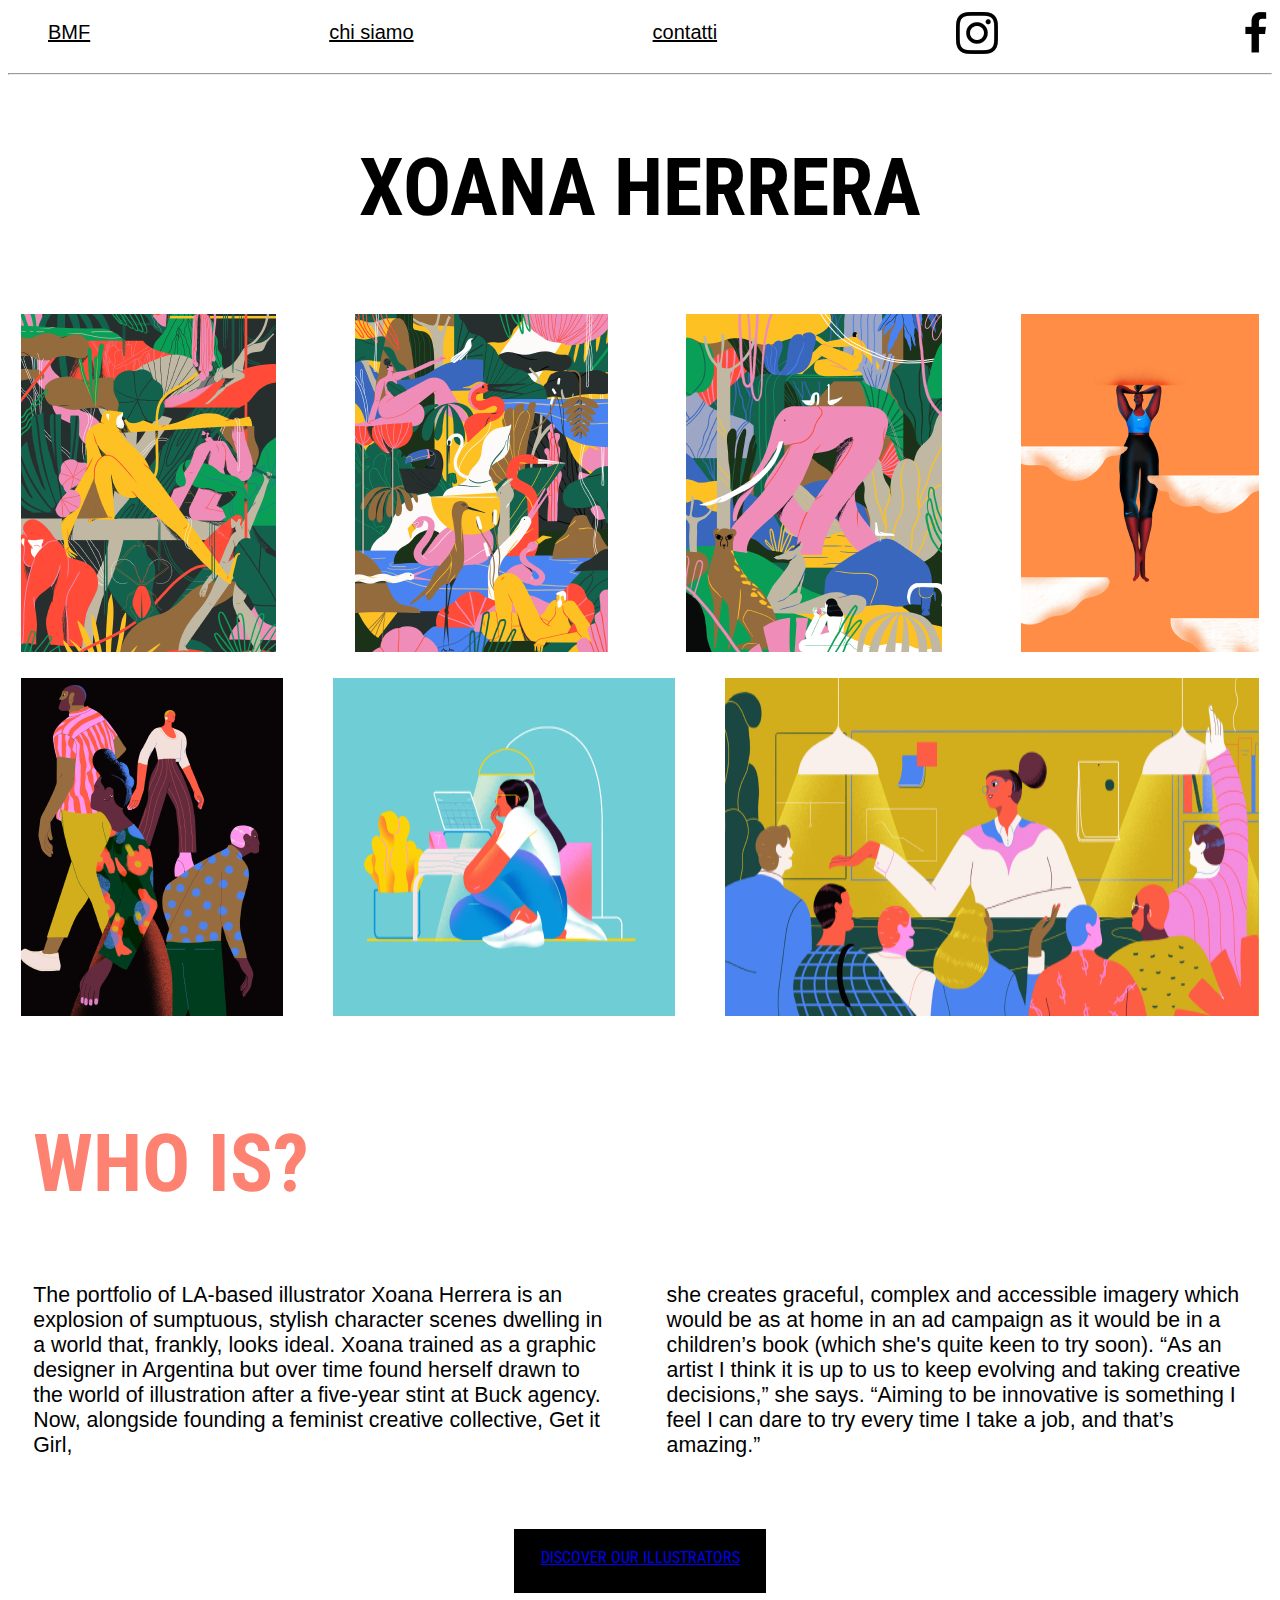
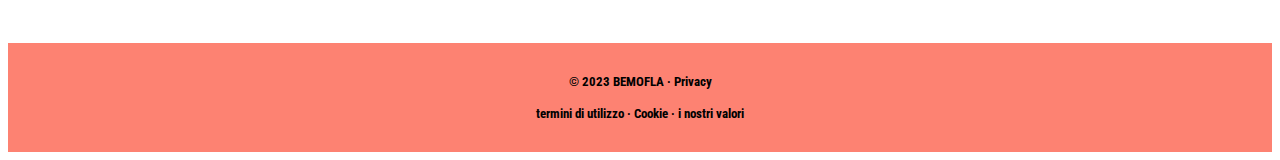
<file: xoanaherrera.html>
<html lang="en">
    <link rel="preconnect" href="https://fonts.googleapis.com">
<link rel="preconnect" href="https://fonts.gstatic.com" crossorigin>
<link href="https://fonts.googleapis.com/css2?family=Roboto+Condensed:wght@700&display=swap" rel="stylesheet">
<head>
    <meta charset="UTF-8">
    <meta http-equiv="X-UA-Compatible" content="IE=edge">
    <meta name="viewport" content="width=device-width, initial-scale=1.0">
    <title>Document</title>
    <link rel="stylesheet" href="style.css">
</head>
<body>
    <header> 
        <nav>
            <ul>
                <li><a href="index">BMF</a></li>
                <li><a href="aboutus">chi siamo</a></li>
                <li><a href="aboutus">contatti</a></li>
                <img src="immagini/image1.png" alt="" srcset="">
                <img src="immagini/image2.png" alt="" srcset="">
                </ul>
        </nav>
        <hr>
    </header>
    <main>
        <h2> XOANA HERRERA</h2>
        <section class="illustrazioni">
            <div>
                <img src="immagini/pag4img1.png" alt="" srcset="">
                <img src="immagini/pag4img2.png" alt="" srcset="">
                <img src="immagini/pag4img3.png" alt="" srcset=""> 
                <img src="immagini/pag4img4.png" alt=""srcset=""> 
            </div>
           <div>
            <img src="immagini/pag4img5.png" alt="" srcset="">
            <img src="immagini/pag4img6.png" alt="" srcset="">
            <img src="immagini/pag4img7.png" alt="" srcset="">
            
        </div>
        </section>

        <section class="who">
            <h2>WHO IS?</h2>
        </section>

       
       
        <section class="bio">
            <p>The portfolio of LA-based illustrator Xoana Herrera is an explosion of sumptuous, stylish character scenes dwelling in a world that, frankly, looks ideal. Xoana trained as a graphic designer in Argentina but over time found herself drawn to the world of illustration after a five-year stint at Buck agency. Now, alongside founding a feminist creative collective, Get it Girl,</p>
            <p>she creates graceful, complex and accessible imagery which would be as at home in an ad campaign as it would be in a children’s book (which she's quite keen to try soon).
                “As an artist I think it is up to us to keep evolving and taking creative decisions,” she says. “Aiming to be innovative is something I feel I can dare to try every time I take a job, and that’s amazing.”</p>
        </section> 
     </header>
     <section class="br"> 
        <a href="karlottafreier"> 
         <br>DISCOVER OUR ILLUSTRATORS </br>
        </a></li>
    </main>

   

<footer>
    <h4>© 2023 BEMOFLA · Privacy</h4>
    <h4> termini di utilizzo · Cookie · i nostri valori </h4>
</footer>
</body> 
</html>
</file>
<file: style.css>
nav ul{
    font-family: 'Roboto', sans-serif;
    list-style: none;
    display: flex;
    justify-content: space-between;
   align-items: center;
}
header li a{
    font-family: 'Roboto', sans-serif;
    color: black;
    font-size: 15pt;
}
h1{
    font-family: 'Roboto Condensed', sans-serif;
    color: black;
    font-size: 120pt;
    letter-spacing: -18pt;
    text-align: center;
    margin-top: 0%;
    margin-bottom: 0%;
   

}

section.hero{
    text-align: center;
    font-family: 'Roboto Condensed', sans-serif;
    color: black;
}
section.hero img{
    max-width: 100%;
}
h2{
    font-family: 'Roboto Condensed', sans-serif;
    text-align: center;
    font-size: 60pt;

   
    
}
section.our{
    font-family: 'Roboto Condensed', sans-serif;
    font-size: 16pt;
    margin-top: 10%;
    padding-left: 15%;
    padding-right: 15%;
    text-align: center;

}
section.who h2{
    font-family: 'Roboto Condensed', sans-serif;
    color: rgb(253, 130, 114);
    text-align: left; 
    margin-top: 5%;
    margin-bottom: 0%;
    padding: 2%;
    font-size: 60pt;
}
 section.br{

    font-family: 'Roboto Condensed', sans-serif;
    font-size: 12pt;
    text-align: center;
    color:white;
    background-color: black;
    margin-left: 40%;
    margin-right: 40%;
    margin-top: 2%;
    padding: 2%;
    padding-top: 0%;
    margin-bottom:4% ;
 }

 section.info{
    background-color: rgb(222, 222, 222);
    display: flex;
    justify-content: space-between;
    margin-top: 10%;
    font-family: 'Roboto', sans-serif;
    font-size: 12pt;
    padding: 2%;
 }
footer{
    font-family: 'Roboto Condensed', sans-serif;
    font-size: 10pt;
    text-align: center;
    background-color: rgb(253, 130, 114);
    padding: 1%;
}

section.illustrazioni div{
    display: flex;
    padding: 1%;
    justify-content: space-between;

}
section.illustrazioni img{
   
}

section.bio {
    font-family: 'Roboto', sans-serif;
    font-size: 16pt;
    display: flex;
    padding: 2%;
    justify-content: space-between;
    gap: 5%;
}

section.about{
    font-family: 'Roboto Condensed', sans-serif;
    color: rgb(253, 130, 114);
    text-align: center; 
    margin-top: 0%;
    margin-bottom: 0%;
    padding: 2%;
}
section.weare{
    font-family: 'Roboto', sans-serif;
    font-size: 16pt;
    padding: 2%;
    margin-top: 0%;
    margin-bottom: 0%;
    text-align: center; 
}
</file>
